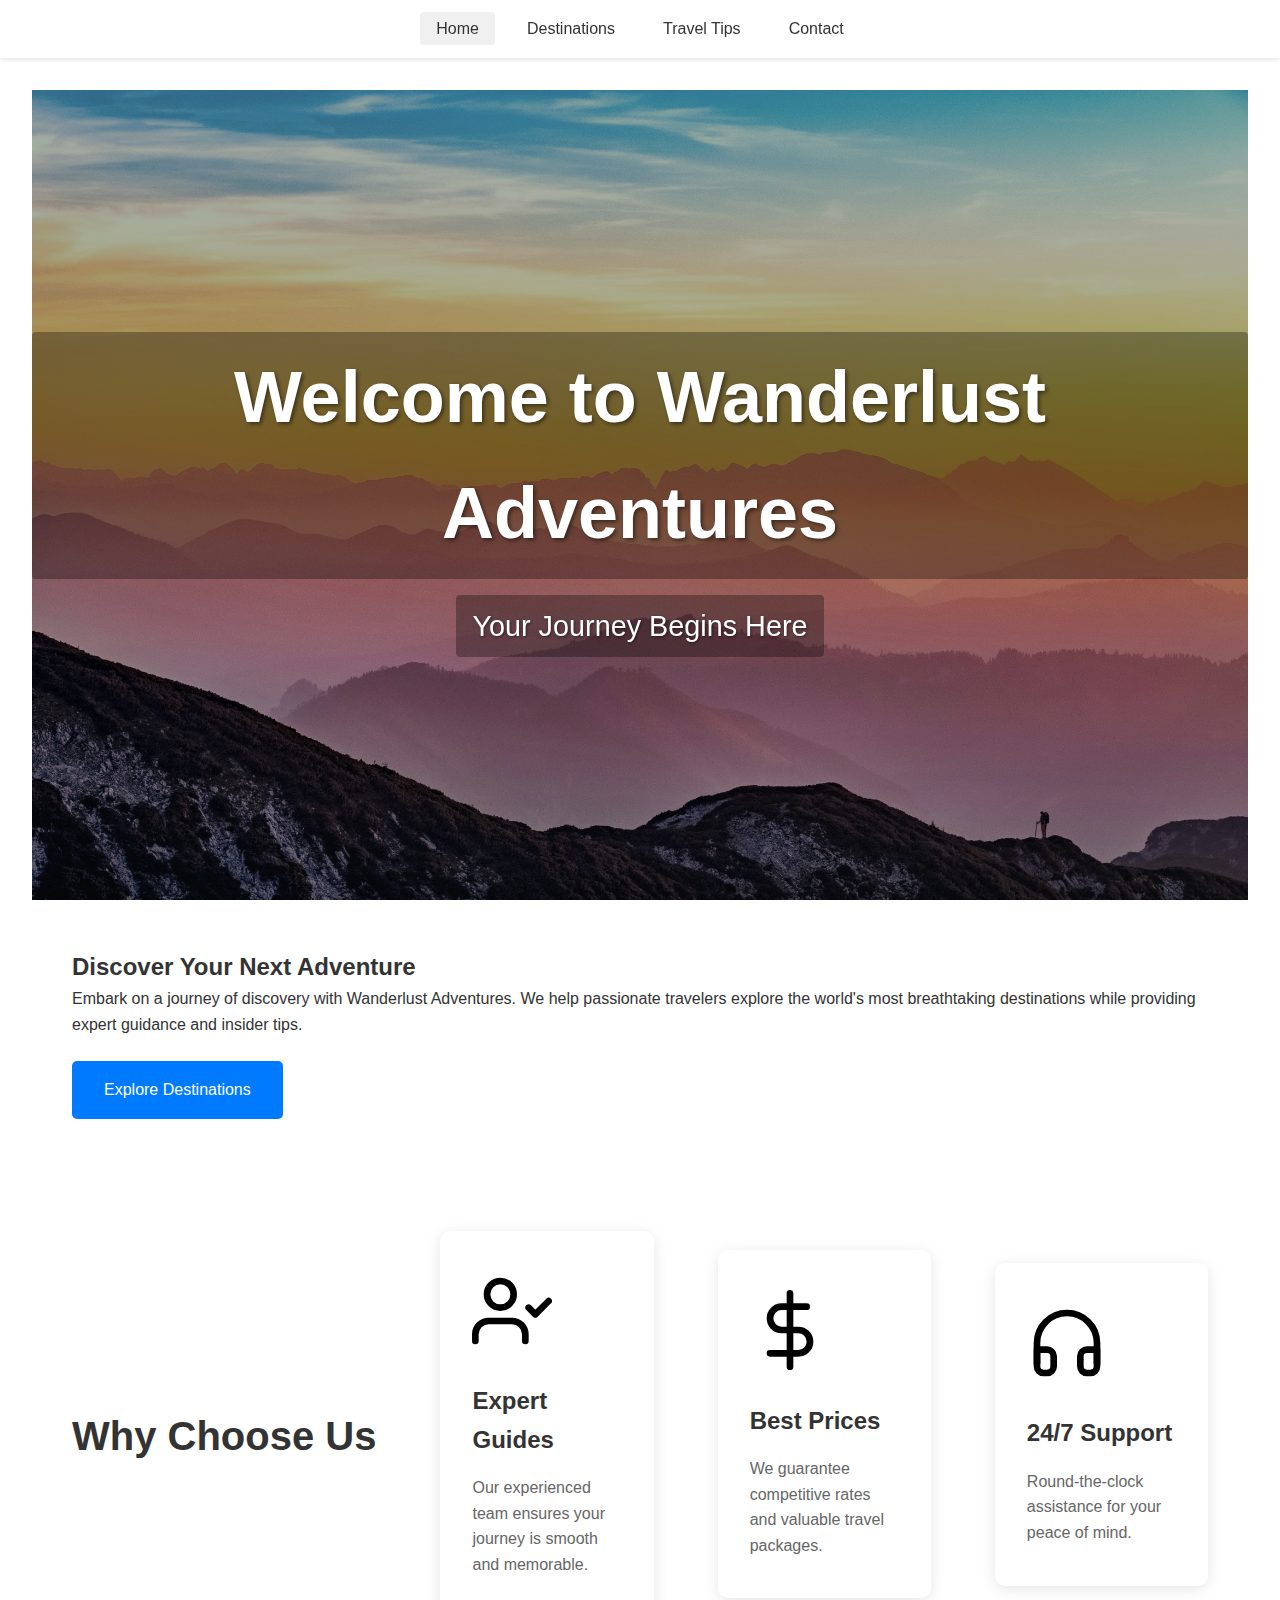
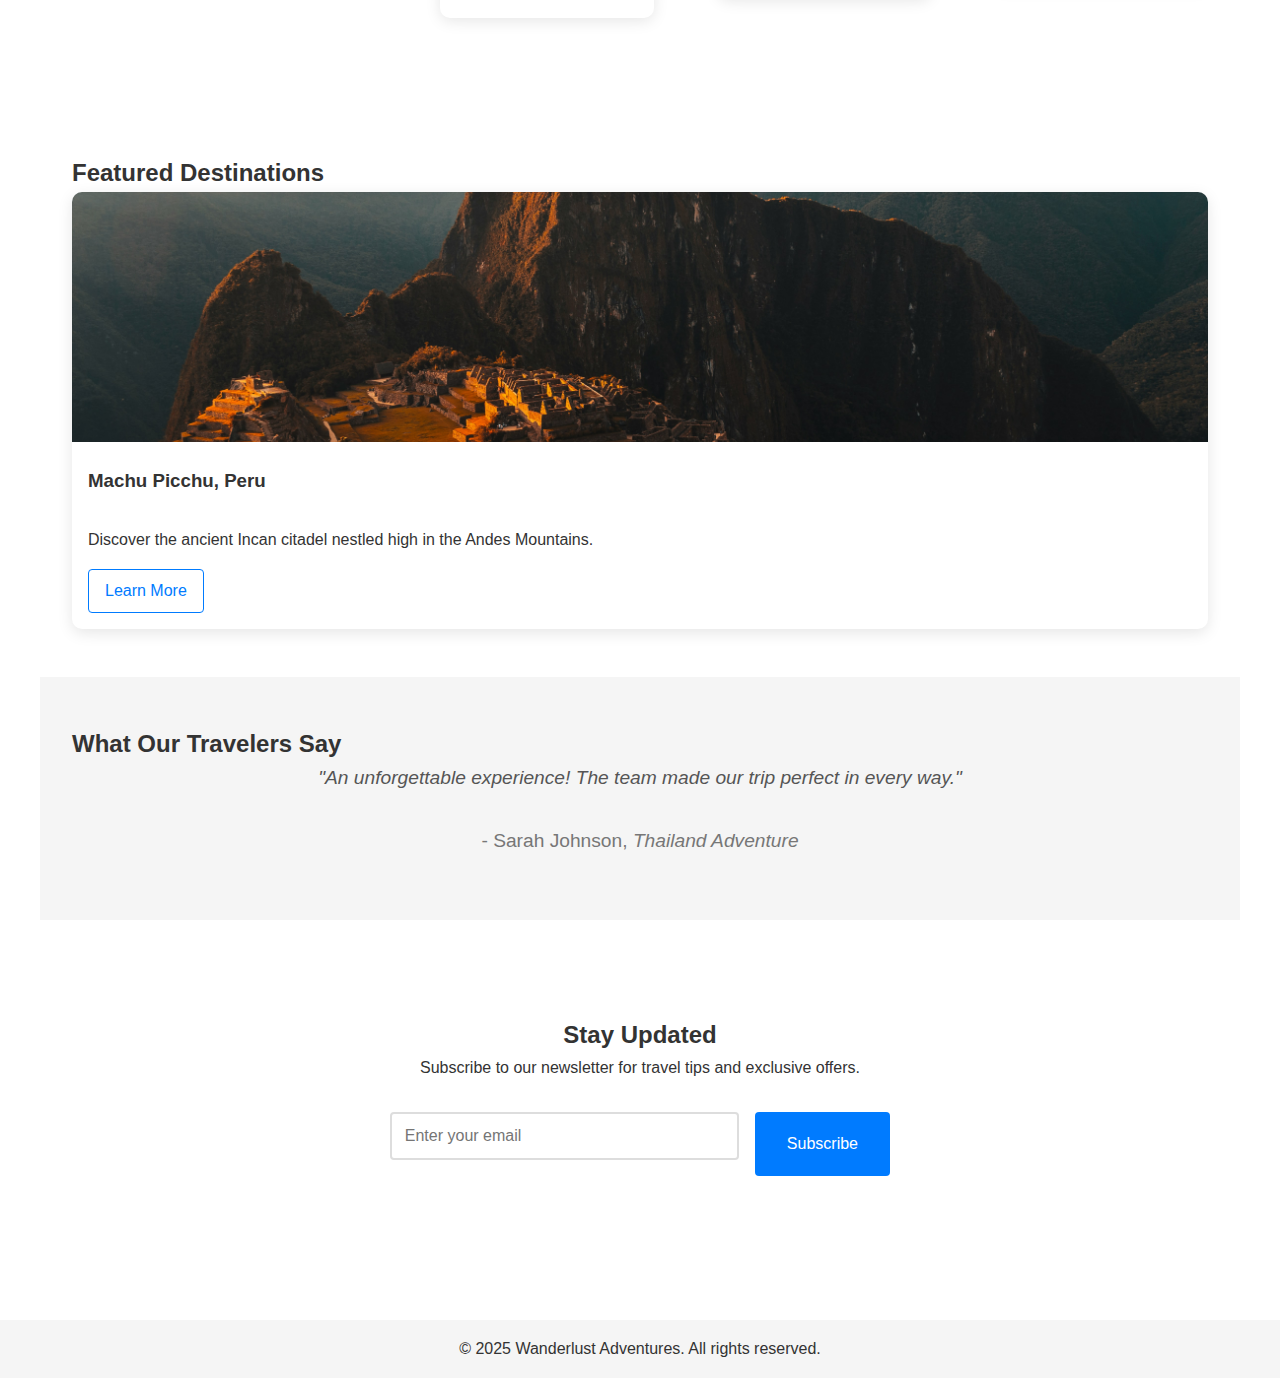
<file: index.html>
<!DOCTYPE html>
<html lang="en">
<head>
    <meta charset="UTF-8">
    <meta name="viewport" content="width=device-width, initial-scale=1.0">
    <title>Wanderlust Adventures</title>
    <link rel="stylesheet" href="styles/styles.css">
</head>
<body>
    <header>
        <nav>
            <ul>
                <li><a href="index.html" id="active">Home</a></li>
                <li><a href="destinations.html">Destinations</a></li>
                <li><a href="tips.html">Travel Tips</a></li>
                <li><a href="contact.html">Contact</a></li>
            </ul>
        </nav>
    </header>

    <main>
        <section class="hero">
            <img src="images/hero-landscape.jpg" alt="Beautiful mountain landscape" class="hero-image">
            <h1>Welcome to Wanderlust Adventures</h1>
            <p class="hero-subtitle">Your Journey Begins Here</p>
        </section>

        <section class="introduction">
            <h2>Discover Your Next Adventure</h2>
            <p>Embark on a journey of discovery with Wanderlust Adventures. We help passionate travelers explore the world's most breathtaking destinations while providing expert guidance and insider tips.</p>
            <a href="destinations.html" class="cta-button">Explore Destinations</a>
        </section>

        <section class="features">
            <h2>Why Choose Us</h2>
            <article class="feature-box">
                <img src="images/expert.svg" alt="Expert Guide Icon">
                <h3>Expert Guides</h3>
                <p>Our experienced team ensures your journey is smooth and memorable.</p>
            </article>
            <article class="feature-box">
                <img src="images/price.svg" alt="Best Price Icon">
                <h3>Best Prices</h3>
                <p>We guarantee competitive rates and valuable travel packages.</p>
            </article>
            <article class="feature-box">
                <img src="images/support.svg" alt="24/7 Support Icon">
                <h3>24/7 Support</h3>
                <p>Round-the-clock assistance for your peace of mind.</p>
            </article>
        </section>

        <section class="featured">
            <h2>Featured Destinations</h2>
            <article class="feature-card">
                <img src="images/machu-picchu.jpg" alt="Featured destination">
                <h3>Machu Picchu, Peru</h3>
                <p>Discover the ancient Incan citadel nestled high in the Andes Mountains.</p>
                <a href="destinations.html#machu-picchu" class="learn-more">Learn More</a>
            </article>
        </section>

        <section class="testimonials">
            <h2>What Our Travelers Say</h2>
            <article class="testimonial">
                <blockquote>
                    <p>"An unforgettable experience! The team made our trip perfect in every way."</p>
                    <footer>- Sarah Johnson, <cite>Thailand Adventure</cite></footer>
                </blockquote>
            </article>
        </section>

        <section class="newsletter">
            <h2>Stay Updated</h2>
            <p>Subscribe to our newsletter for travel tips and exclusive offers.</p>
            <form class="newsletter-form">
                <input type="email" placeholder="Enter your email" required>
                <button type="submit">Subscribe</button>
            </form>
        </section>
    </main>

    <footer>
        <p>&copy; 2025 Wanderlust Adventures. All rights reserved.</p>
    </footer>
</body>
</html>
</file>
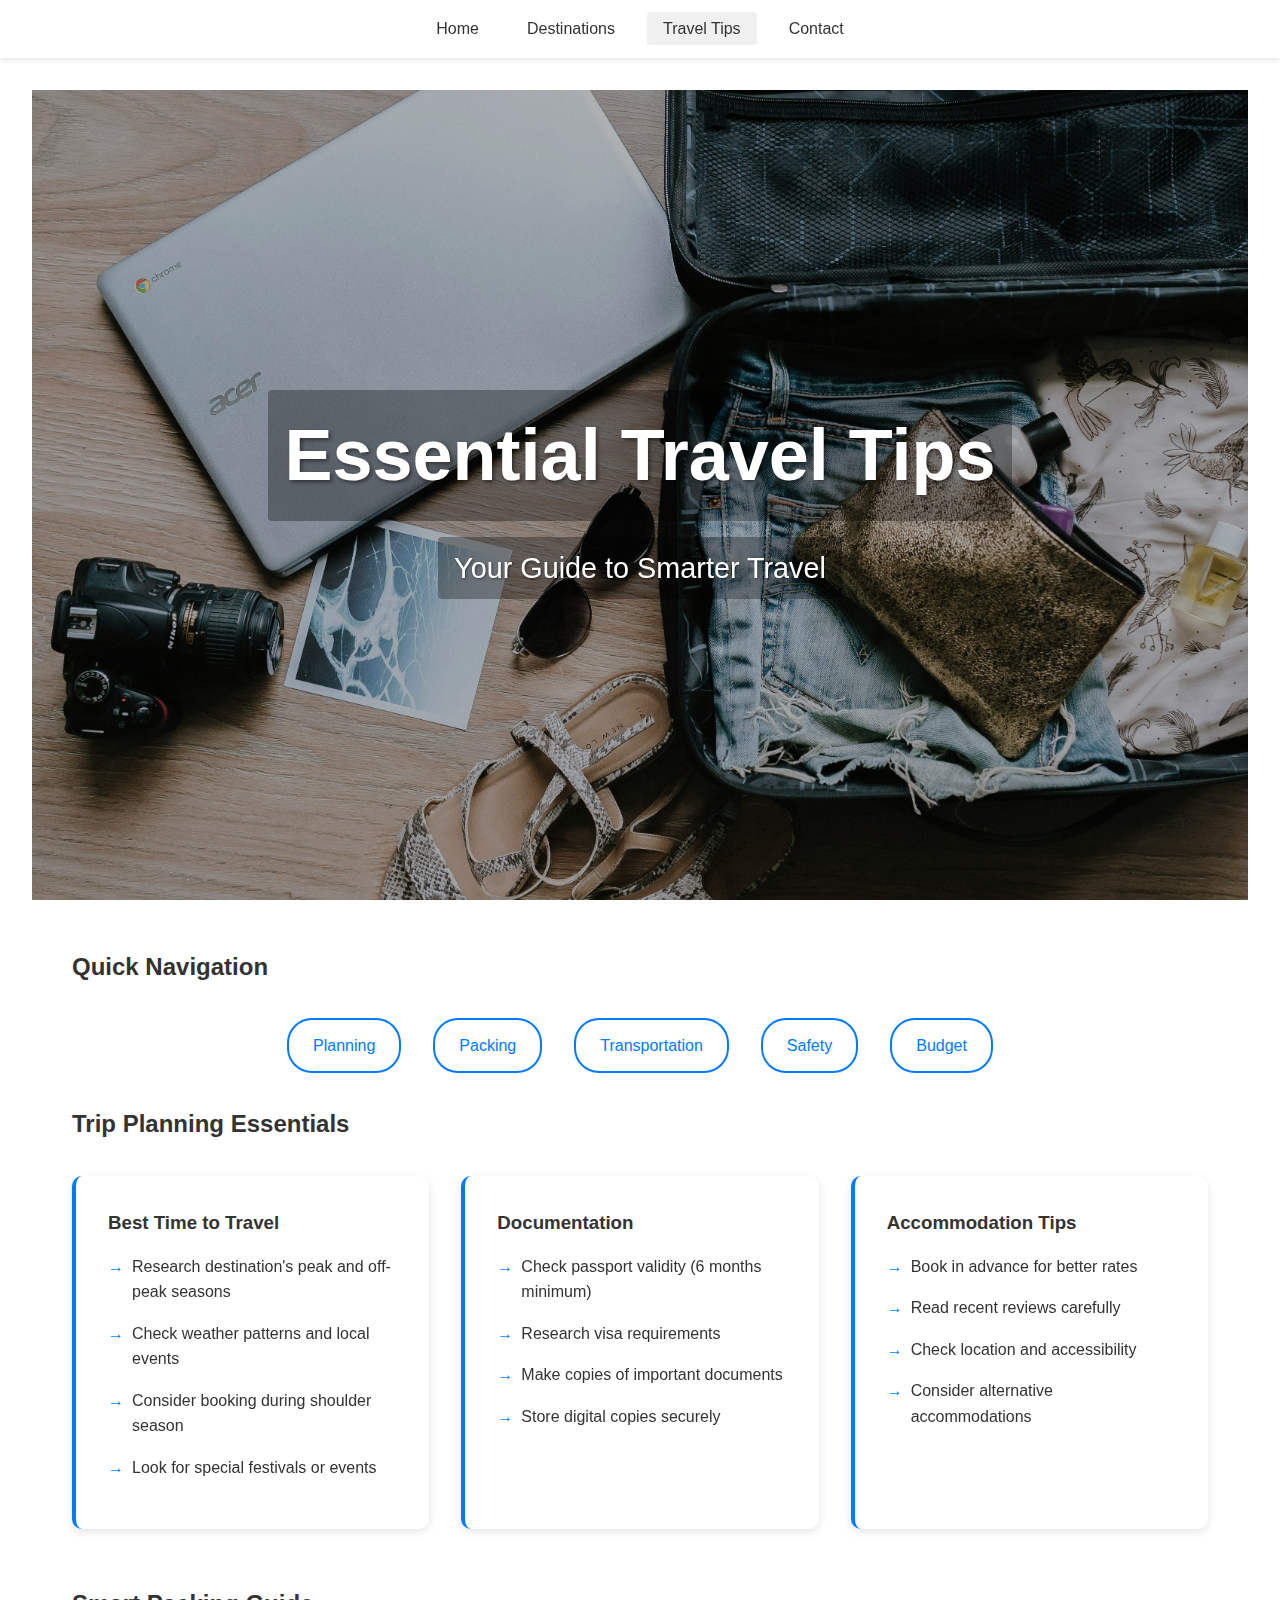
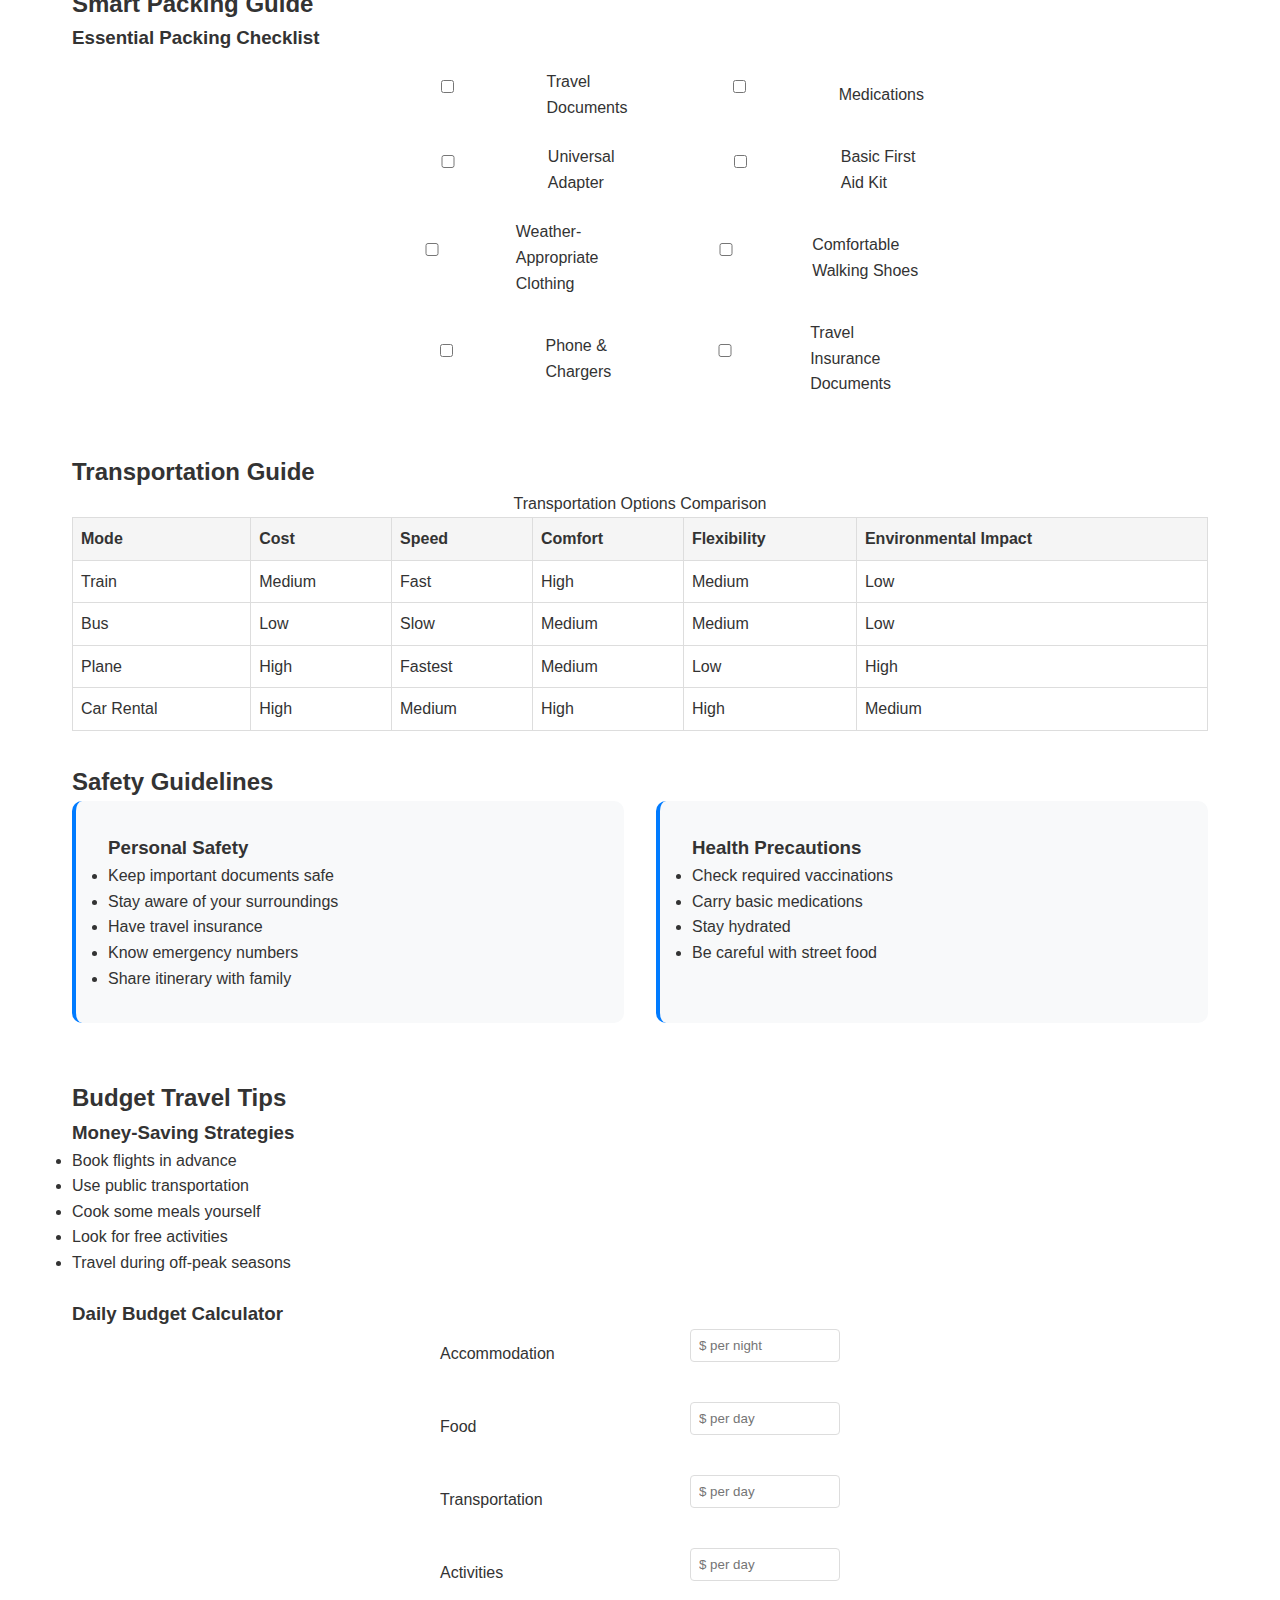
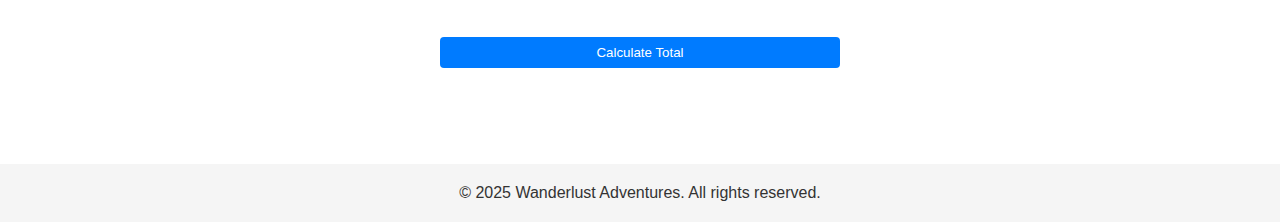
<file: tips.html>
<!DOCTYPE html>
<html lang="en">
<head>
    <meta charset="UTF-8">
    <meta name="viewport" content="width=device-width, initial-scale=1.0">
    <title>Travel Tips - Wanderlust Adventures</title>
    <link rel="stylesheet" href="styles/styles.css">
</head>
<body>
    <header>
        <nav>
            <ul>
                <li><a href="index.html">Home</a></li>
                <li><a href="destinations.html">Destinations</a></li>
                <li><a href="tips.html" id="active">Travel Tips</a></li>
                <li><a href="contact.html">Contact</a></li>
            </ul>
        </nav>
    </header>

    <main>
        <section class="hero">
            <img src="images/travel-tips-hero.jpg" alt="Travel essentials laid out" class="hero-image">
            <h1>Essential Travel Tips</h1>
            <p class="hero-subtitle">Your Guide to Smarter Travel</p>
        </section>

        <section class="tips-categories">
            <h2>Quick Navigation</h2>
            <nav class="tips-navigation">
                <a href="#planning" class="tip-category">Planning</a>
                <a href="#packing" class="tip-category">Packing</a>
                <a href="#transportation" class="tip-category">Transportation</a>
                <a href="#safety" class="tip-category">Safety</a>
                <a href="#budget" class="tip-category">Budget</a>
            </nav>
        </section>

        <section id="planning" class="tip-section">
            <h2>Trip Planning Essentials</h2>
            <section class="tips-grid">
                <article class="tip-card">
                    <h3>Best Time to Travel</h3>
                    <ul class="tip-list">
                        <li>Research destination's peak and off-peak seasons</li>
                        <li>Check weather patterns and local events</li>
                        <li>Consider booking during shoulder season</li>
                        <li>Look for special festivals or events</li>
                    </ul>
                </article>

                <article class="tip-card">
                    <h3>Documentation</h3>
                    <ul class="tip-list">
                        <li>Check passport validity (6 months minimum)</li>
                        <li>Research visa requirements</li>
                        <li>Make copies of important documents</li>
                        <li>Store digital copies securely</li>
                    </ul>
                </article>

                <article class="tip-card">
                    <h3>Accommodation Tips</h3>
                    <ul class="tip-list">
                        <li>Book in advance for better rates</li>
                        <li>Read recent reviews carefully</li>
                        <li>Check location and accessibility</li>
                        <li>Consider alternative accommodations</li>
                    </ul>
                </article>
            </section>
        </section>

        <section id="packing" class="tip-section">
            <h2>Smart Packing Guide</h2>
            <section class="packing-essentials">
                <article class="checklist-card">
                    <h3>Essential Packing Checklist</h3>
                    <form class="packing-checklist">
                        <label><input type="checkbox"> Travel Documents</label>
                        <label><input type="checkbox"> Medications</label>
                        <label><input type="checkbox"> Universal Adapter</label>
                        <label><input type="checkbox"> Basic First Aid Kit</label>
                        <label><input type="checkbox"> Weather-Appropriate Clothing</label>
                        <label><input type="checkbox"> Comfortable Walking Shoes</label>
                        <label><input type="checkbox"> Phone & Chargers</label>
                        <label><input type="checkbox"> Travel Insurance Documents</label>
                    </form>
                </article>
            </section>
        </section>

        <section id="transportation" class="tip-section">
            <h2>Transportation Guide</h2>
            <table class="transport-comparison">
                <caption>Transportation Options Comparison</caption>
                <thead>
                    <tr>
                        <th>Mode</th>
                        <th>Cost</th>
                        <th>Speed</th>
                        <th>Comfort</th>
                        <th>Flexibility</th>
                        <th>Environmental Impact</th>
                    </tr>
                </thead>
                <tbody>
                    <tr>
                        <td>Train</td>
                        <td>Medium</td>
                        <td>Fast</td>
                        <td>High</td>
                        <td>Medium</td>
                        <td>Low</td>
                    </tr>
                    <tr>
                        <td>Bus</td>
                        <td>Low</td>
                        <td>Slow</td>
                        <td>Medium</td>
                        <td>Medium</td>
                        <td>Low</td>
                    </tr>
                    <tr>
                        <td>Plane</td>
                        <td>High</td>
                        <td>Fastest</td>
                        <td>Medium</td>
                        <td>Low</td>
                        <td>High</td>
                    </tr>
                    <tr>
                        <td>Car Rental</td>
                        <td>High</td>
                        <td>Medium</td>
                        <td>High</td>
                        <td>High</td>
                        <td>Medium</td>
                    </tr>
                </tbody>
            </table>
        </section>

        <section id="safety" class="tip-section">
            <h2>Safety Guidelines</h2>
            <section class="safety-grid">
                <article class="safety-card">
                    <h3>Personal Safety</h3>
                    <ul class="safety-list">
                        <li>Keep important documents safe</li>
                        <li>Stay aware of your surroundings</li>
                        <li>Have travel insurance</li>
                        <li>Know emergency numbers</li>
                        <li>Share itinerary with family</li>
                    </ul>
                </article>

                <article class="safety-card">
                    <h3>Health Precautions</h3>
                    <ul class="safety-list">
                        <li>Check required vaccinations</li>
                        <li>Carry basic medications</li>
                        <li>Stay hydrated</li>
                        <li>Be careful with street food</li>
                    </ul>
                </article>
            </section>
        </section>

        <section id="budget" class="tip-section">
            <h2>Budget Travel Tips</h2>
            <section class="budget-tips">
                <article class="budget-card">
                    <h3>Money-Saving Strategies</h3>
                    <ul class="budget-list">
                        <li>Book flights in advance</li>
                        <li>Use public transportation</li>
                        <li>Cook some meals yourself</li>
                        <li>Look for free activities</li>
                        <li>Travel during off-peak seasons</li>
                    </ul>
                </article>

                <article class="budget-calculator">
                    <h3>Daily Budget Calculator</h3>
                    <form class="calculator-form">
                        <label>Accommodation
                            <input type="number" placeholder="$ per night">
                        </label>
                        <label>Food
                            <input type="number" placeholder="$ per day">
                        </label>
                        <label>Transportation
                            <input type="number" placeholder="$ per day">
                        </label>
                        <label>Activities
                            <input type="number" placeholder="$ per day">
                        </label>
                        <button type="button" class="calculate-btn">Calculate Total</button>
                    </form>
                </article>
            </section>
        </section>
    </main>

    <footer>
        <p>&copy; 2025 Wanderlust Adventures. All rights reserved.</p>
    </footer>

    <script>
        // Simple calculator functionality
        document.querySelector('.calculate-btn').addEventListener('click', () => {
            let total = 0;
            document.querySelectorAll('.calculator-form input').forEach(input => {
                total += Number(input.value) || 0;
            });
            alert(`Estimated daily budget: $${total}`);
        });

        // Smooth scroll for navigation
        document.querySelectorAll('.tips-navigation a').forEach(anchor => {
            anchor.addEventListener('click', function(e) {
                e.preventDefault();
                document.querySelector(this.getAttribute('href')).scrollIntoView({
                    behavior: 'smooth'
                });
            });
        });
    </script>
</body>
</html>
</file>
<file: styles/styles.css>
/* Reset and base styles */
* {
    margin: 0;
    padding: 0;
    box-sizing: border-box;
}

body {
    font-family: 'Segoe UI', Tahoma, Geneva, Verdana, sans-serif;
    line-height: 1.6;
    color: #333;
}

/* Header and Navigation */
header {
    background-color: #fff;
    box-shadow: 0 2px 5px rgba(0,0,0,0.1);
    position: sticky;
    top: 0;
}

nav ul {
    display: flex;
    justify-content: center;
    list-style: none;
    padding: 1rem;
}

nav a {
    color: #333;
    text-decoration: none;
    padding: 0.5rem 1rem;
    margin: 0 0.5rem;
    border-radius: 4px;
    transition: background-color 0.3s;
}

nav a:hover,
#active {
    background-color: #f0f0f0;
}

/* Main content */
main {
    max-width: 1200px;
    margin: 0 auto;
    padding: 2rem;
}

/* Hero section */
.hero {
    position: relative;
    text-align: center;
    color: white;
    margin-bottom: 3rem;
    height: 90vh;
    width: 95vw;
    margin-left: calc(-47.5vw + 50%);
    margin-right: calc(-47.5vw + 50%);
    overflow: hidden;
    display: flex;
    flex-direction: column;
    justify-content: center;
    align-items: center;
}

.hero-image {
    position: absolute;
    top: 0;
    left: 0;
    width: 100%;
    height: 100%;
    object-fit: cover;
    z-index: -1;
    filter: brightness(0.7);
}

.hero h1 {
    font-size: clamp(2.5rem, 8vw, 4.5rem);
    text-shadow: 2px 2px 4px rgba(0,0,0,0.5);
    margin-bottom: 1rem;
    padding: 0 1rem;
    position: relative;
    z-index: 1;
}

.hero-subtitle {
    font-size: clamp(1.2rem, 4vw, 1.8rem);
    text-shadow: 1px 1px 3px rgba(0,0,0,0.5);
    position: relative;
    z-index: 1;
}

/* Additional text protection */
.hero h1,
.hero-subtitle {
    background-color: rgba(0,0,0,0.3);
    padding: 0.5rem 1rem;
    border-radius: 4px;
}

/* Features Section */
.features {
    display: flex;
    align-items: center;
    gap: 4rem;
    padding: 4rem 0;
    max-width: 1200px;
    margin: 3rem auto;
}

.features h2 {
    font-size: 2.5rem;
    color: #333;
    white-space: nowrap;
}

.features section {
    display: flex;
    justify-content: center;
    gap: 2rem;
    text-align: center;
}

.feature-box {
    flex: 1;
    background: white;
    padding: 2.5rem 2rem;
    border-radius: 10px;
    box-shadow: 0 3px 15px rgba(0,0,0,0.1);
    transition: transform 0.3s ease;
    max-width: 300px;
}

.feature-box:hover {
    transform: translateY(-5px);
}

.feature-box img {
    width: 80px;
    height: 80px;
    margin-bottom: 1.5rem;
}

.feature-box h3 {
    font-size: 1.5rem;
    margin-bottom: 1rem;
    color: #333;
}

.feature-box p {
    color: #666;
    line-height: 1.6;
}

/* CTA Button */
.cta-button {
    display: inline-block;
    padding: 1rem 2rem;
    background-color: #007bff;
    color: white;
    text-decoration: none;
    border-radius: 5px;
    margin-top: 1.5rem;
    transition: background-color 0.3s ease;
}

.cta-button:hover {
    background-color: #0056b3;
}

/* Testimonials */
.testimonials {
    background-color: #f5f5f5;
    padding: 3rem 2rem;
    margin: 3rem -2rem;
}

.testimonial {
    max-width: 800px;
    margin: 0 auto;
    text-align: center;
}

blockquote {
    font-size: 1.2rem;
    font-style: italic;
    color: #555;
}

blockquote footer {
    margin-top: 1rem;
    font-style: normal;
    color: #777;
}

/* Newsletter Section */
.newsletter {
    text-align: center;
    padding: 3rem 0;
}

.newsletter-form {
    display: flex;
    max-width: 500px;
    margin: 2rem auto 0;
    gap: 1rem;
}

.newsletter-form input {
    flex: 1;
    padding: 0.8rem;
    border: 2px solid #ddd;
    border-radius: 4px;
    font-size: 1rem;
}

.newsletter-form button {
    padding: 0.8rem 2rem;
    font-size: 1rem;
    border-radius: 4px;
}

/* Feature Cards */
.feature-card {
    background: white;
    border-radius: 10px;
    overflow: hidden;
    box-shadow: 0 4px 15px rgba(0,0,0,0.1);
    transition: transform 0.3s ease;
}

.feature-card:hover {
    transform: translateY(-10px);
}

.feature-card img {
    width: 100%;
    height: 250px;
    object-fit: cover;
}

.feature-card h3, 
.feature-card p {
    padding: 1rem;
    margin: 0;
}

.learn-more {
    display: inline-block;
    padding: 0.5rem 1rem;
    margin: 0 1rem 1rem;
    color: #007bff;
    text-decoration: none;
    border: 1px solid #007bff;
    border-radius: 4px;
    transition: all 0.3s ease;
}

.learn-more:hover {
    background-color: #007bff;
    color: white;
}

/* Animation */
@keyframes fadeIn {
    from {
        opacity: 0;
        transform: translateY(20px);
    }
    to {
        opacity: 1;
        transform: translateY(0);
    }
}

.feature-box, .testimonial, .newsletter {
    animation: fadeIn 0.8s ease-out forwards;
}

/* Sections and Articles */
section {
    margin-bottom: 2rem;
}

article {
    margin-bottom: 1.5rem;
}

/* Forms */
form {
    max-width: 600px;
    margin: 0 auto;
}

fieldset {
    border: 1px solid #ddd;
    padding: 1rem;
    margin-bottom: 1rem;
}

label {
    display: block;
    margin-bottom: 0.5rem;
}

input,
textarea {
    width: 100%;
    padding: 0.5rem;
    margin-bottom: 1rem;
    border: 1px solid #ddd;
    border-radius: 4px;
}

button {
    background-color: #007bff;
    color: white;
    padding: 0.5rem 1rem;
    border: none;
    border-radius: 4px;
    cursor: pointer;
}

button:hover {
    background-color: #0056b3;
}

/* Tables */
table {
    width: 100%;
    border-collapse: collapse;
    margin-bottom: 1rem;
}

th, td {
    padding: 0.5rem;
    border: 1px solid #ddd;
    text-align: left;
}

th {
    background-color: #f5f5f5;
}

/* FAQ */
details {
    margin-bottom: 1rem;
}

summary {
    cursor: pointer;
    padding: 0.5rem;
    background-color: #f5f5f5;
    border-radius: 4px;
}

/* Footer */
footer {
    text-align: center;
    padding: 1rem;
    background-color: #f5f5f5;
    margin-top: 2rem;
}

/* Responsive Design */
@media (max-width: 1024px) {
    .features {
        flex-direction: column;
        gap: 2rem;
    }

    .features section {
        width: 100%;
    }

    .features h2 {
        font-size: 2rem;
    }
}

@media (max-width: 768px) {
    nav ul {
        flex-direction: column;
        align-items: center;
    }

    nav a {
        margin: 0.25rem 0;
    }

    .hero h1 {
        font-size: 2.5rem;
    }

    .hero-subtitle {
        font-size: 1.2rem;
    }

    .features section {
        flex-direction: column;
        align-items: center;
        padding: 2rem;
        gap: 1.5rem;
    }

    .features h2 {
        font-size: 2rem;
        margin-bottom: 2rem;
    }

    .feature-box {
        width: 100%;
        max-width: 100%;
    }

    .newsletter-form {
        flex-direction: column;
        padding: 0 1rem;
    }

    .newsletter-form button {
        width: 100%;
    }
}

/* Destination Filters */
.destination-filters {
    text-align: center;
    margin: 2rem 0;
}

.filter-buttons {
    display: flex;
    justify-content: center;
    gap: 1rem;
    margin-top: 1rem;
}

.filter-btn {
    padding: 0.5rem 1.5rem;
    border: 2px solid #007bff;
    background: transparent;
    color: #007bff;
    border-radius: 25px;
    cursor: pointer;
    transition: all 0.3s ease;
}

.filter-btn.active,
.filter-btn:hover {
    background: #007bff;
    color: white;
}

/* Destinations Grid */
.destinations-grid {
    display: grid;
    grid-template-columns: repeat(auto-fit, minmax(300px, 1fr));
    gap: 2rem;
    margin: 2rem 0;
}

.destination-card {
    background: white;
    border-radius: 10px;
    overflow: hidden;
    box-shadow: 0 3px 10px rgba(0,0,0,0.1);
    transition: transform 0.3s ease;
}

.destination-card:hover {
    transform: translateY(-5px);
}

.destination-card img {
    width: 100%;
    height: 200px;
    object-fit: cover;
}

.destination-content {
    padding: 1.5rem;
}

.destination-description {
    color: #666;
    margin: 1rem 0;
}

.highlights {
    list-style: none;
    margin: 1rem 0;
}

.highlights li {
    padding: 0.3rem 0;
    position: relative;
    padding-left: 1.5rem;
}

.highlights li::before {
    content: "✓";
    color: #007bff;
    position: absolute;
    left: 0;
}

.destination-meta {
    display: flex;
    justify-content: space-between;
    margin: 1rem 0;
    font-size: 0.9rem;
    color: #666;
}

/* Featured Experiences */
.experience-slider {
    display: grid;
    grid-template-columns: repeat(auto-fit, minmax(250px, 1fr));
    gap: 1.5rem;
    margin: 2rem 0;
}

.experience-card {
    background: white;
    border-radius: 8px;
    overflow: hidden;
    box-shadow: 0 2px 8px rgba(0,0,0,0.1);
}

.experience-card img {
    width: 100%;
    height: 150px;
    object-fit: cover;
}

.experience-card h3,
.experience-card p {
    padding: 1rem;
    margin: 0;
}

/* Travel Tips */
.tips-container {
    display: grid;
    grid-template-columns: repeat(auto-fit, minmax(250px, 1fr));
    gap: 1.5rem;
    margin: 2rem 0;
}

.tip-card {
    background: #f8f9fa;
    padding: 1.5rem;
    border-radius: 8px;
    border-left: 4px solid #007bff;
}

/* Tips Navigation */
.tips-navigation {
    display: flex;
    justify-content: center;
    gap: 1rem;
    flex-wrap: wrap;
    margin: 2rem 0;
}

.tip-category {
    padding: 0.8rem 1.5rem;
    background: white;
    border-radius: 25px;
    color: #007bff;
    text-decoration: none;
    border: 2px solid #007bff;
    transition: all 0.3s ease;
}

.tip-category:hover {
    background: #007bff;
    color: white;
}

/* Tips Grid */
.tips-grid {
    display: grid;
    grid-template-columns: repeat(auto-fit, minmax(300px, 1fr));
    gap: 2rem;
    margin: 2rem 0;
}

.tip-card {
    background: white;
    padding: 2rem;
    border-radius: 10px;
    box-shadow: 0 3px 10px rgba(0,0,0,0.1);
}

.tip-list {
    list-style: none;
    padding: 0;
}

.tip-list li {
    margin: 1rem 0;
    padding-left: 1.5rem;
    position: relative;
}

.tip-list li::before {
    content: "→";
    position: absolute;
    left: 0;
    color: #007bff;
}

/* Packing Checklist */
.packing-checklist {
    display: grid;
    grid-template-columns: repeat(auto-fit, minmax(200px, 1fr));
    gap: 1rem;
    padding: 1rem;
}

.packing-checklist label {
    display: flex;
    align-items: center;
    gap: 0.5rem;
    cursor: pointer;
}

/* Safety Cards */
.safety-grid {
    display: grid;
    grid-template-columns: repeat(auto-fit, minmax(250px, 1fr));
    gap: 2rem;
}

.safety-card {
    background: #f8f9fa;
    padding: 2rem;
    border-radius: 10px;
    border-left: 4px solid #007bff;
}

/* Budget Calculator */
.calculator-form {
    display: flex;
    flex-direction: column;
    gap: 1rem;
    max-width: 400px;
    margin: 0 auto;
}

.calculator-form label {
    display: flex;
    justify-content: space-between;
    align-items: center;
}

.calculator-form input {
    width: 150px;
    padding: 0.5rem;
    border: 1px solid #ddd;
    border-radius: 4px;
}

.calculate-btn {
    margin-top: 1rem;
    width: 100%;
}

/* Contact Page Styles */
.contact-grid {
    display: grid;
    grid-template-columns: repeat(auto-fit, minmax(250px, 1fr));
    gap: 2rem;
    margin: 2rem 0;
}

.contact-card {
    background: white;
    padding: 2rem;
    border-radius: 10px;
    box-shadow: 0 3px 10px rgba(0,0,0,0.1);
    text-align: center;
    transition: transform 0.3s ease;
}

.contact-card:hover {
    transform: translateY(-5px);
}

.contact-card img {
    width: 64px;
    height: 64px;
    margin-bottom: 1rem;
}

.contact-link {
    color: #007bff;
    text-decoration: none;
    font-weight: 500;
    display: inline-block;
    margin-top: 1rem;
}

.contact-link:hover {
    text-decoration: underline;
}

/* Enhanced Form Styles */
.enhanced-form {
    max-width: 600px;
    margin: 0 auto;
}

.form-group {
    margin-bottom: 1.5rem;
}

.form-group label {
    display: block;
    margin-bottom: 0.5rem;
    font-weight: 500;
}

.form-group input,
.form-group select,
.form-group textarea {
    width: 100%;
    padding: 0.8rem;
    border: 2px solid #ddd;
    border-radius: 4px;
    font-size: 1rem;
    transition: border-color 0.3s ease;
}

.form-group input:focus,
.form-group select:focus,
.form-group textarea:focus {
    border-color: #007bff;
    outline: none;
}

.checkbox-label {
    display: flex;
    align-items: center;
    gap: 0.5rem;
    cursor: pointer;
}

.checkbox-label input[type="checkbox"] {
    width: auto;
}

/* FAQ Styles */
.faq-grid {
    max-width: 800px;
    margin: 2rem auto;
}

details {
    background: white;
    margin-bottom: 1rem;
    border-radius: 4px;
    overflow: hidden;
}

summary {
    padding: 1rem;
    background-color: #f8f9fa;
    cursor: pointer;
    position: relative;
    font-weight: 500;
}

summary:hover {
    background-color: #e9ecef;
}

details p {
    padding: 1rem;
    border-top: 1px solid #ddd;
}

/* Office Locations */
.locations-grid {
    display: grid;
    grid-template-columns: repeat(auto-fit, minmax(200px, 1fr));
    gap: 2rem;
    margin: 2rem 0;
}

.location-card {
    background: #f8f9fa;
    padding: 1.5rem;
    border-radius: 8px;
    text-align: center;
}

/* Responsive Adjustments */
@media (max-width: 768px) {
    .contact-grid {
        grid-template-columns: 1fr;
    }

    .enhanced-form {
        padding: 0 1rem;
    }
}
</file>
